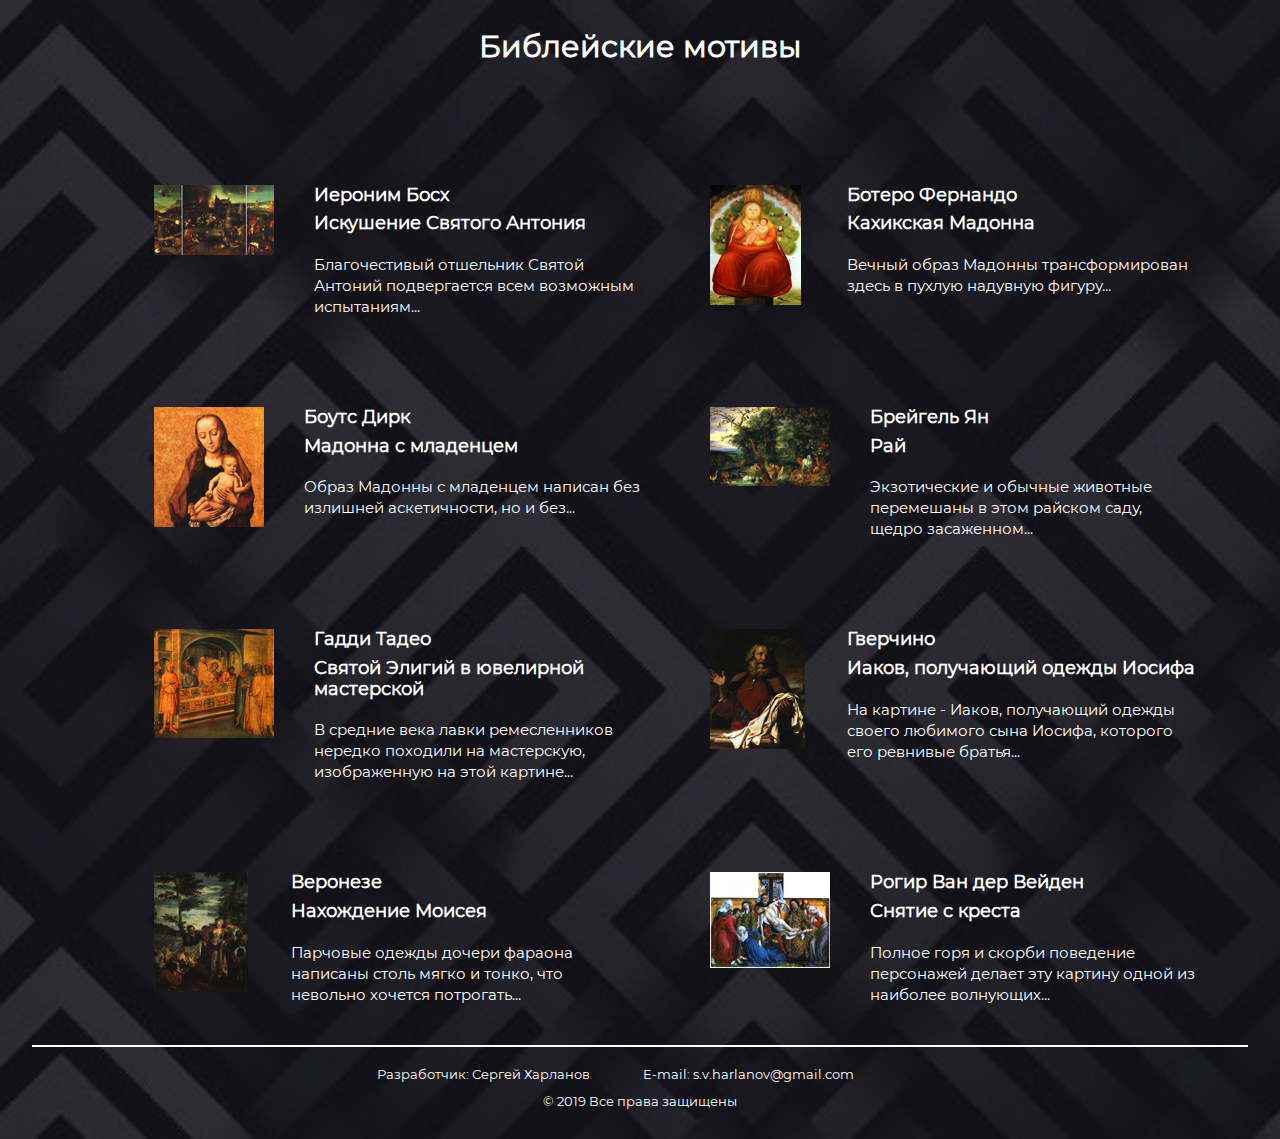
<file: index.html>
<!DOCTYPE html>
<html lang="ru">
<head>
	<meta charset="utf-8"/>
	<meta name="keywords" content="картинная галерея, библейские мотивы, Харланов Сергей,Иероним Босх, Ботеро Фернандо, Боутс Дирк, Брейгель Ян, Гадди Тадео, Гверчино, Веронезе, Рогир Ван дер Вейден"/>
	<link rel="stylesheet" type="text/css" href="css/main.css"/>
	<link rel="stylesheet" type="text/css" href="css/normalize.css"/>
	<title>Картинная галерея</title>
</head>
<body>
	
	<!-- Заголовок  -->
	<h1 class="title">Библейские мотивы</h1>
	
	<div class="container">
		

		<!-- Картины -->
		<div class="gallery">
		
			<!-- Картина 1 -->
			<div class="box">
				
				<!-- Фото --> 	
				
				<a href="first.html"><img width="120px" height="70px" src="img/preview/first.bmp" alt="Иероним Босх «Искушение Святого Антония»" title="Иероним Босх «Искушение Святого Антония»"/></a>		
				
					
				<!-- Описание -->
				<div class="box__text">
					<h2 class="box__text__name"><a href="first.html">Иероним Босх</a></h2>
					<h3 class="box__text__title"><a href="first.html">Искушение Святого Антония</a></h3>
					<p class="box__text__description"><a href="first.html">Благочестивый отшельник Святой Антоний подвергается всем возможным испытаниям...</a></p>
				</div>

			</div>


			<!-- Картина 2 -->
			<div class="box">
				
				<!-- Фото -->
				
				<a href="second.html"><img width="91px" height="120px" src="img/preview/second.bmp" alt="Ботеро Фернандо «Кахикская Мадонна»" title="Ботеро Фернандо «Кахикская Мадонна»"/></a>
				

				<!-- Описание -->
				<div class="box__text">
					<h2 class="box__text__name"><a href="second.html">Ботеро Фернандо</a></h2>
					<h3 class="box__text__title"><a href="second.html">Кахикская Мадонна</a></h3>
					<p><a class="box__text__description" href="second.html">Вечный образ Мадонны трансформирован здесь в пухлую надувную фигуру...</a></p>
				</div>
			</div>

			
			<!-- Картина 3 -->
			<div class="box">
				
				<!-- Фото -->
				
				<a href="third.html"><img width="110px" height="120px" src="img/preview/third.bmp" alt="Боутс Дирк «Мадонна с младенцем»" title="Боутс Дирк «Мадонна с младенцем»"/></a>
				
				
				<!-- Описание -->
				<div class="box__text">
					<h2 class="box__text__name"><a href="third.html">Боутс Дирк</a></h2>
					<h3 class="box__text__title"><a href="third.html">Мадонна с младенцем</a></h3>
					<p><a class="box__text__description" href="third.html">Образ Мадонны с младенцем написан без излишней аскетичности, но и без...</a></p>
				</div>
			</div>


			<!-- Картина 4 -->
			<div class="box">
				
				<!-- Фото -->
				
				<a href="fourth.html"><img width="120px" height="79px" src="img/preview/fourth.bmp" alt="Брейгель Ян «Рай»" title="Брейгель Ян «Рай»"/></a>
	

				<!-- Описание -->
				<div class="box__text">
					<h2 class="box__text__name"><a href="fourth.html">Брейгель Ян</a></h2>
					<h3 class="box__text__title"><a href="fourth.html">Рай</a></h3>
					<p><a class="box__text__description" href="fourth.html">Экзотические и обычные животные перемешаны в этом райском саду, щедро засаженном...</a></p>
				</div>
			</div>


			<!-- Картина 5 -->
			<div class="box">
				
				<!-- Фото -->	

				<a href="fifth.html"><img width="120px" height="109px" src="img/preview/fifth.bmp" alt="Гадди Тадео «Святой Элигий в ювелирной мастерской»" title="Гадди Тадео «Святой Элигий в ювелирной мастерской»"/></a>
	

				<!-- Описание -->
				<div class="box__text">
					<h2 class="box__text__name"><a href="fifth.html">Гадди Тадео</a></h2>
					<h3 class="box__text__title"><a href="fifth.html">Святой Элигий в ювелирной мастерской</a></h3>
					<p><a class="box__text__description" href="fifth.html">В средние века лавки ремесленников нередко походили на мастерскую, изображенную на этой картине...</a></p>
				</div>
			</div>


			<!-- Картина 6 -->
			<div class="box">
				
				<!-- Фото -->
				
				<a href="sixth.html"><img width="95px" height="120px" src="img/preview/sixth.bmp" alt="Гверчино «Иаков, получающий одежды Иосифа»" title="Гверчино «Иаков, получающий одежды Иосифа»"/></a>
				

				<!-- Описание -->
				<div class="box__text">
					<h2 class="box__text__name"><a href="sixth.html">Гверчино</a></h2>
					<h3 class="box__text__title"><a href="sixth.html">Иаков, получающий одежды Иосифа</a></h3>
					<p><a class="box__text__description" href="sixth.html">На картине - Иаков, получающий одежды своего любимого сына Иосифа, которого его ревнивые братья...</a></p>
				</div>
			</div>


			<!-- Картина 7 -->
			<div class="box">
				
				<!-- Фото -->
				
				<a href="seventh.html"><img width="94px" height="120px" src="img/preview/seventh.bmp" alt="Веронезе «Нахождение Моисея»" title="Веронезе «Нахождение Моисея»"/></a>
				

				<!-- Описание -->
				<div class="box__text">
					<h2 class="box__text__name"><a href="seventh.html">Веронезе</a></h2>
					<h3 class="box__text__title"><a href="seventh.html">Нахождение Моисея</a></h3>
					<p><a class="box__text__description" href="seventh.html">Парчовые одежды дочери фараона написаны столь мягко и тонко, что невольно хочется потрогать...</a></p>
				</div>
			</div>


			<!-- Картина 8 -->
			<div class="box">
				
				<!-- Фото -->
				
				<a href="eigth.html"><img width="120px" height="96px" src="img/preview/eigth.bmp" alt="Рогир Ван дер Вейден «Снятие с креста»" title="Рогир Ван дер Вейден «Снятие с креста»"/></a>
				

				<!-- Описание -->
				<div class="box__text">
					<h2 class="box__text__name"><a href="eigth.html">Рогир Ван дер Вейден</a></h2>
					<h3 class="box__text__title"><a href="eigth.html">Снятие с креста</a></h3>
					<p><a class="box__text__description" href="eigth.html">Полное горя и скорби поведение персонажей делает эту картину одной из наиболее волнующих...</a></p>
				</div>
			</div>
			
		</div>
	</div>

	<!-- Подвал -->
	<footer>
		<span>Разработчик: Сергей Харланов</span>
		<span>E-mail: <a href="mailto:s.v.harlanov@gmail.com">s.v.harlanov@gmail.com</a></span>
		<p>&copy; 2019 Все права защищены</p>
	</footer>

</body>
</html>
</file>
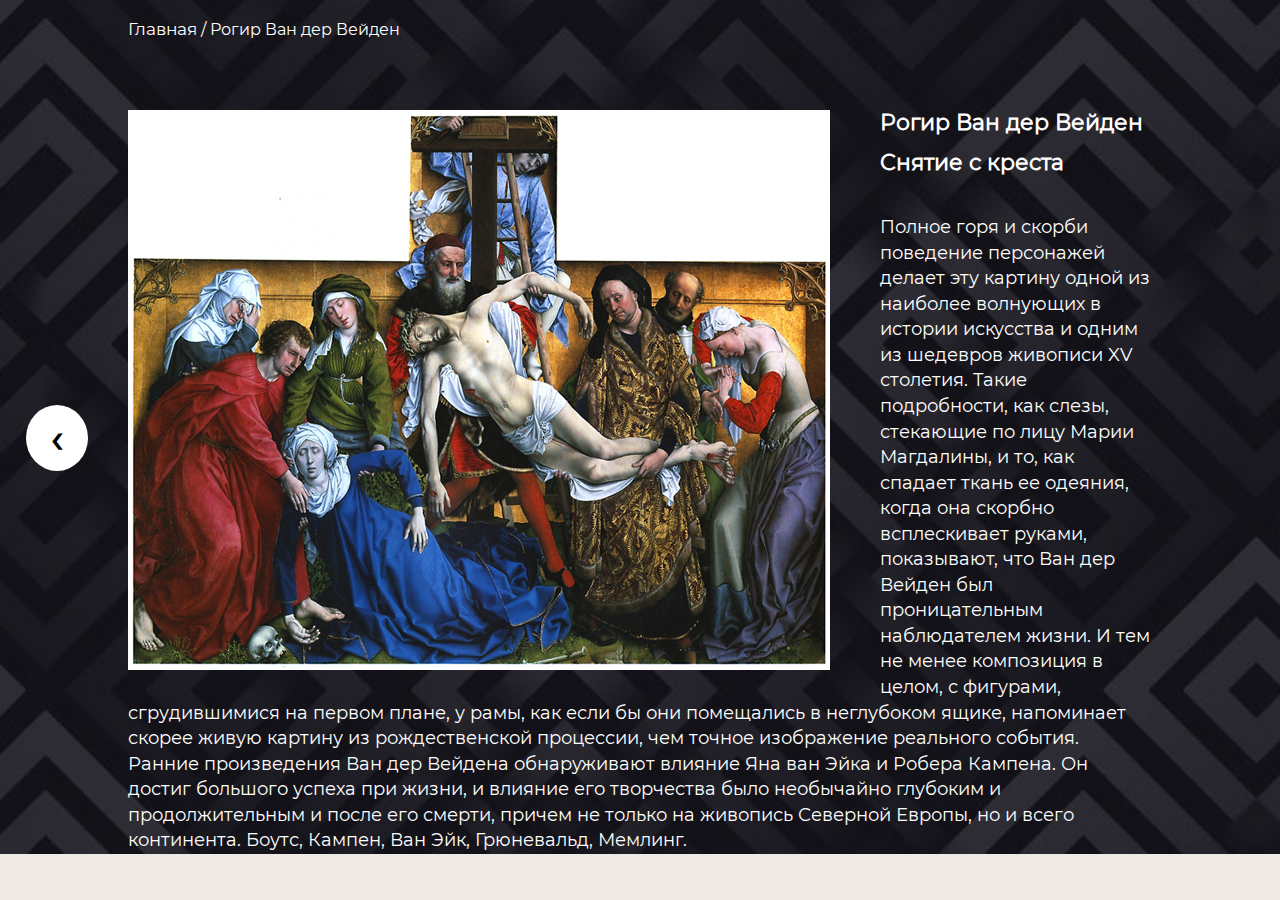
<file: eigth.html>
<!DOCTYPE html>
<html>
<head>
	<meta charset="utf-8">
	<meta name="keywords" content="картинная галерея, Харланов Сергей, Рогир Ван дер Вейден, Снятие с креста">
	<link rel="stylesheet" type="text/css" href="css/style.css">
	<link rel="stylesheet" type="text/css" href="css/normalize.css">
	<title>Рогир Ван дер Вейден</title>
</head>
<body>
	<div class="container">
		
		<!-- Навигация -->
		<nav>
			<a href="index.html" class="link">Главная</a>
			<a> / Рогир Ван дер Вейден</a>
		</nav>

		<!-- Фото картины -->
		<div class="photo">
			
			<img width="702px" height="560px" src="img/big/eigth.jpg" alt="Рогир Ван дер Вейден «Снятие с креста»" title="Рогир Ван дер Вейден «Снятие с креста»">
			
			<div id="clearfloat"></div><!-- Сброс float -->
			
			<a class="link__previous" href="seventh.html">&#8249;</a>
		</div>
		
		<!-- Описание картины  -->
		<div class="description">

			<h1 class="name">Рогир Ван дер Вейден</h1>
			<h2 class="title">Снятие с креста</h2>
			
			<p class="text">Полное горя и скорби поведение персонажей делает эту картину одной из наиболее волнующих в истории искусства и одним из шедевров живописи XV столетия. Такие подробности, как слезы, стекающие по лицу Марии Магдалины, и то, как спадает ткань ее одеяния, когда она скорбно всплескивает руками, показывают, что Ван дер Вейден был проницательным наблюдателем жизни. И тем не менее композиция в целом, с фигурами, сгрудившимися на первом плане, у рамы, как если бы они помещались в неглубоком ящике, напоминает скорее живую картину из рождественской процессии, чем точное изображение реального события. Ранние произведения Ван дер Вейдена обнаруживают влияние Яна ван Эйка и Робера Кампена. Он достиг большого успеха при жизни, и влияние его творчества было необычайно глубоким и продолжительным и после его смерти, причем не только на живопись Северной Европы, но и всего континента. Боутс, Кампен, Ван Эйк, Грюневальд, Мемлинг.</p>

		</div>

	</div>
</body>
</html>
</file>
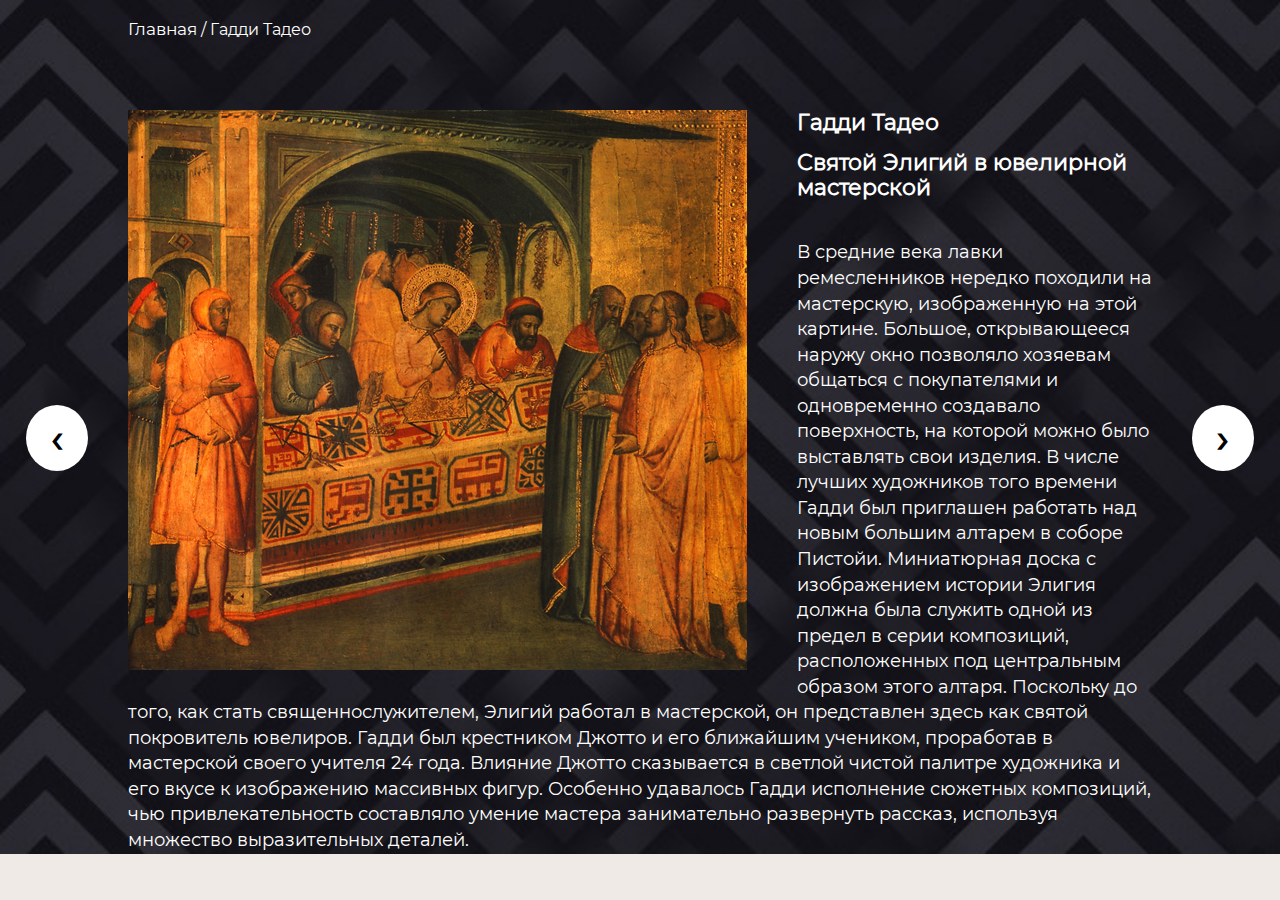
<file: fifth.html>
<!DOCTYPE html>
<html>
<head>
	<meta charset="utf-8">
	<meta name="keywords" content="картинная галерея, Харланов Сергей, Гадди Тадео, Святой Элигий в ювелирной мастерской">
	<link rel="stylesheet" type="text/css" href="css/style.css">
	<link rel="stylesheet" type="text/css" href="css/normalize.css">
	<title>Гадди Тадео</title>
</head>
<body>
	<div class="container">
		
		<!-- Навигация -->
		<nav>
			<a href="index.html" class="link">Главная</a>
			<a> / Гадди Тадео</a>
		</nav>

			<a class="link__previous" href="fourth.html">&#8249;</a>
			<a class="link__next" href="sixth.html">&#8250;</a>

		<!-- Фото картины -->
		<div class="photo">
			
			<img width="619px" height="560px" src="img/big/fifth.jpg" alt="Гадди Тадео «Святой Элигий в ювелирной мастерской»" title="Гадди Тадео «Святой Элигий в ювелирной мастерской»">
			
			<div id="clearfloat"></div><!-- Сброс float -->
			

		</div>
		
		<!-- Описание картины  -->
		<div class="description">

			<h1 class="name">Гадди Тадео</h1>
			<h2 class="title">Святой Элигий в ювелирной мастерской</h2>
			
			<p class="text">В средние века лавки ремесленников нередко походили на мастерскую, изображенную на этой картине. Большое, открывающееся наружу окно позволяло хозяевам общаться с покупателями и одновременно создавало поверхность, на которой можно было выставлять свои изделия. В числе лучших художников того времени Гадди был приглашен работать над новым большим алтарем в соборе Пистойи. Миниатюрная доска с изображением истории Элигия должна была служить одной из предел в серии композиций, расположенных под центральным образом этого алтаря. Поскольку до того, как стать священнослужителем, Элигий работал в мастерской, он представлен здесь как святой покровитель ювелиров. Гадди был крестником Джотто и его ближайшим учеником, проработав в мастерской своего учителя 24 года. Влияние Джотто сказывается в светлой чистой палитре художника и его вкусе к изображению массивных фигур. Особенно удавалось Гадди исполнение сюжетных композиций, чью привлекательность составляло умение мастера занимательно развернуть рассказ, используя множество выразительных деталей.</p>

		</div>

	</div>
</body>
</html>
</file>
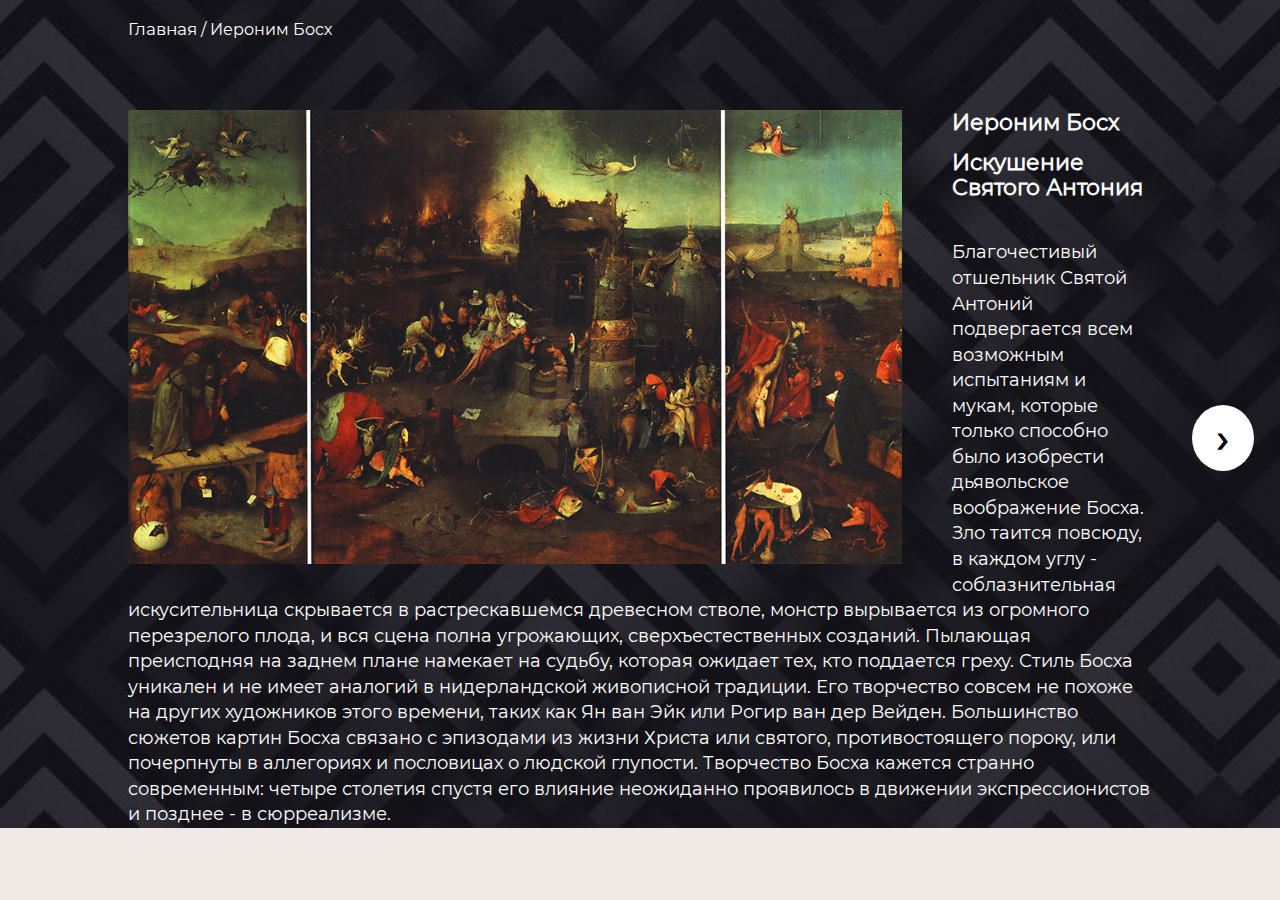
<file: first.html>
<!DOCTYPE html>
<html>
<head>
	<meta charset="utf-8">
	<meta name="keywords" content="картинная галерея, Харланов Сергей, Иероним Босх, Искушение Святого Антония»">
	<link rel="stylesheet" type="text/css" href="css/style.css">
	<link rel="stylesheet" type="text/css" href="css/normalize.css">
	<title>Иероним Босх</title>
</head>
<body>
	<div class="container">
		
		<!-- Навигация -->
		<nav>
			<a href="index.html" class="link">Главная</a>
			<a> / Иероним Босх</a>
		</nav>

		<!-- Фото картины -->
		<div class="photo">
			<img width="774px" height="454px" src="img/big/first.jpg" alt="Иероним Босх «Искушение Святого Антония»" title="Иероним Босх «Искушение Святого Антония»">
			
			<div id="clearfloat"></div><!-- Сброс float -->

			<a class="link__next" href="second.html">&#8250;</a>
		</div>
		
		<!-- Описание картины  -->
		<div class="description">

			<h1 class="name">Иероним Босх</h1>
			<h2 class="title">Искушение Святого Антония</h2>
			
			<p class="text">Благочестивый отшельник Святой Антоний подвергается всем возможным испытаниям и мукам, которые только способно было изобрести дьявольское воображение Босха. Зло таится повсюду, в каждом углу - соблазнительная искусительница скрывается в растрескавшемся древесном стволе, монстр вырывается из огромного перезрелого плода, и вся сцена полна угрожающих, сверхъестественных созданий. Пылающая преисподняя на заднем плане намекает на судьбу, которая ожидает тех, кто поддается греху. Стиль Босха уникален и не имеет аналогий в нидерландской живописной традиции. Его творчество совсем не похоже на других художников этого времени, таких как Ян ван Эйк или Рогир ван дер Вейден. Большинство сюжетов картин Босха связано с эпизодами из жизни Христа или святого, противостоящего пороку, или почерпнуты в аллегориях и пословицах о людской глупости. Творчество Босха кажется странно современным: четыре столетия спустя его влияние неожиданно проявилось в движении экспрессионистов и позднее - в сюрреализме.
			</p>

		</div>

	</div>
</body>
</html>
</file>
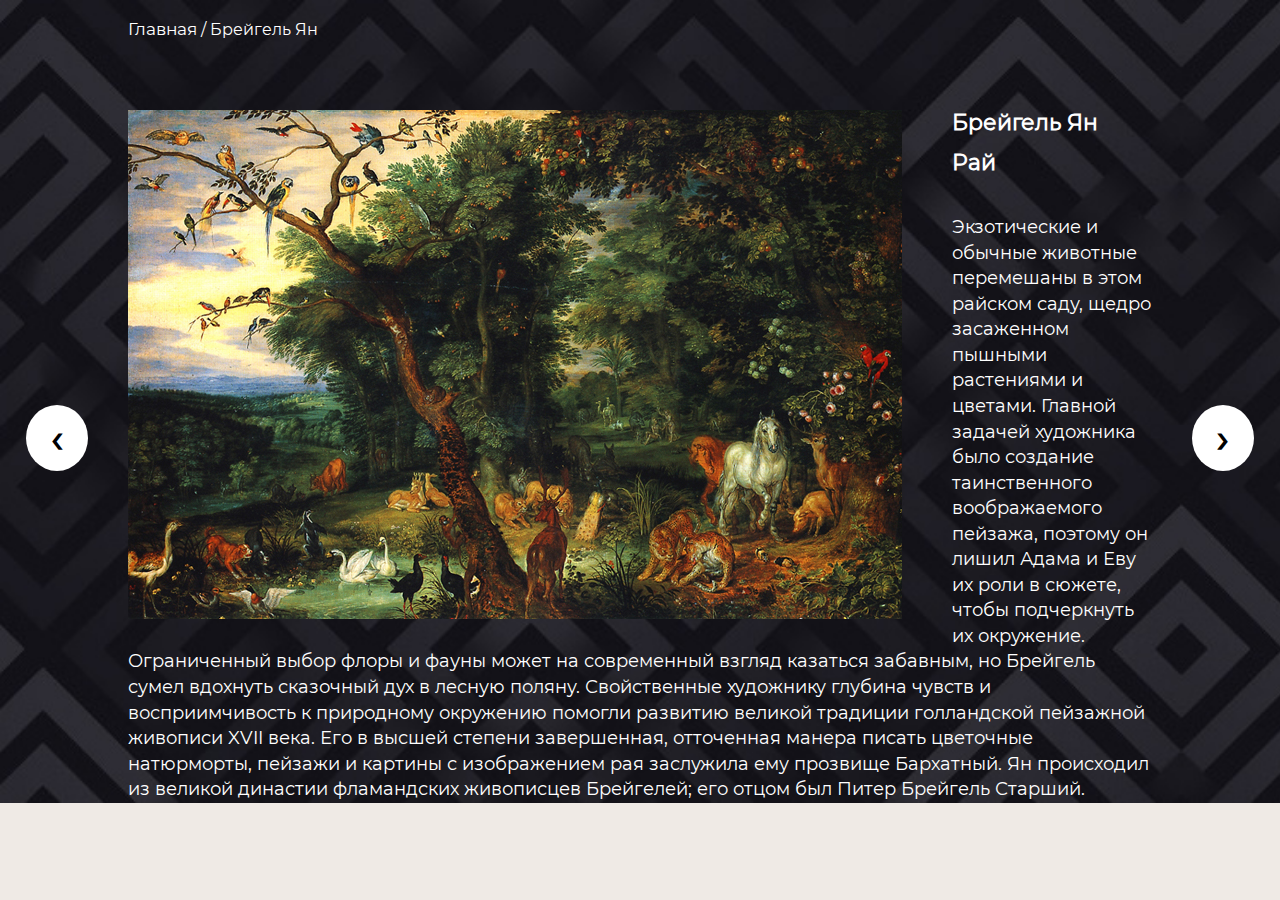
<file: fourth.html>
<!DOCTYPE html>
<html>
<head>
	<meta charset="utf-8">
	<meta name="keywords" content="картинная галерея, Харланов Сергей, Брейгель Ян, Рай">
	<link rel="stylesheet" type="text/css" href="css/style.css">
	<link rel="stylesheet" type="text/css" href="css/normalize.css">
	<title>Брейгель Ян</title>
</head>
<body>
	<div class="container">
		
		<!-- Навигация -->
		<nav>
			<a href="index.html" class="link">Главная</a>
			<a> / Брейгель Ян</a>
		</nav>

		<!-- Фото картины -->
		<div class="photo">
			
			<img width="774px" height="509px" src="img/big/fourth.jpg" alt="Брейгель Ян «Рай»" title="Брейгель Ян «Рай»">
			
			<div id="clearfloat"></div><!-- Сброс float -->
			
			<a class="link__previous" href="third.html">&#8249;</a>
			<a class="link__next" href="fifth.html">&#8250;</a>
		</div>
		
		<!-- Описание картины  -->
		<div class="description">

			<h1 class="name">Брейгель Ян</h1>
			<h2 class="title">Рай</h2>
			
			<p class="text">Экзотические и обычные животные перемешаны в этом райском саду, щедро засаженном пышными растениями и цветами. Главной задачей художника было создание таинственного воображаемого пейзажа, поэтому он лишил Адама и Еву их роли в сюжете, чтобы подчеркнуть их окружение. Ограниченный выбор флоры и фауны может на современный взгляд казаться забавным, но Брейгель сумел вдохнуть сказочный дух в лесную поляну. Свойственные художнику глубина чувств и восприимчивость к природному окружению помогли развитию великой традиции голландской пейзажной живописи XVII века. Его в высшей степени завершенная, отточенная манера писать цветочные натюрморты, пейзажи и картины с изображением рая заслужила ему прозвище Бархатный. Ян происходил из великой династии фламандских живописцев Брейгелей; его отцом был Питер Брейгель Старший.</p>

		</div>

	</div>
</body>
</html>
</file>
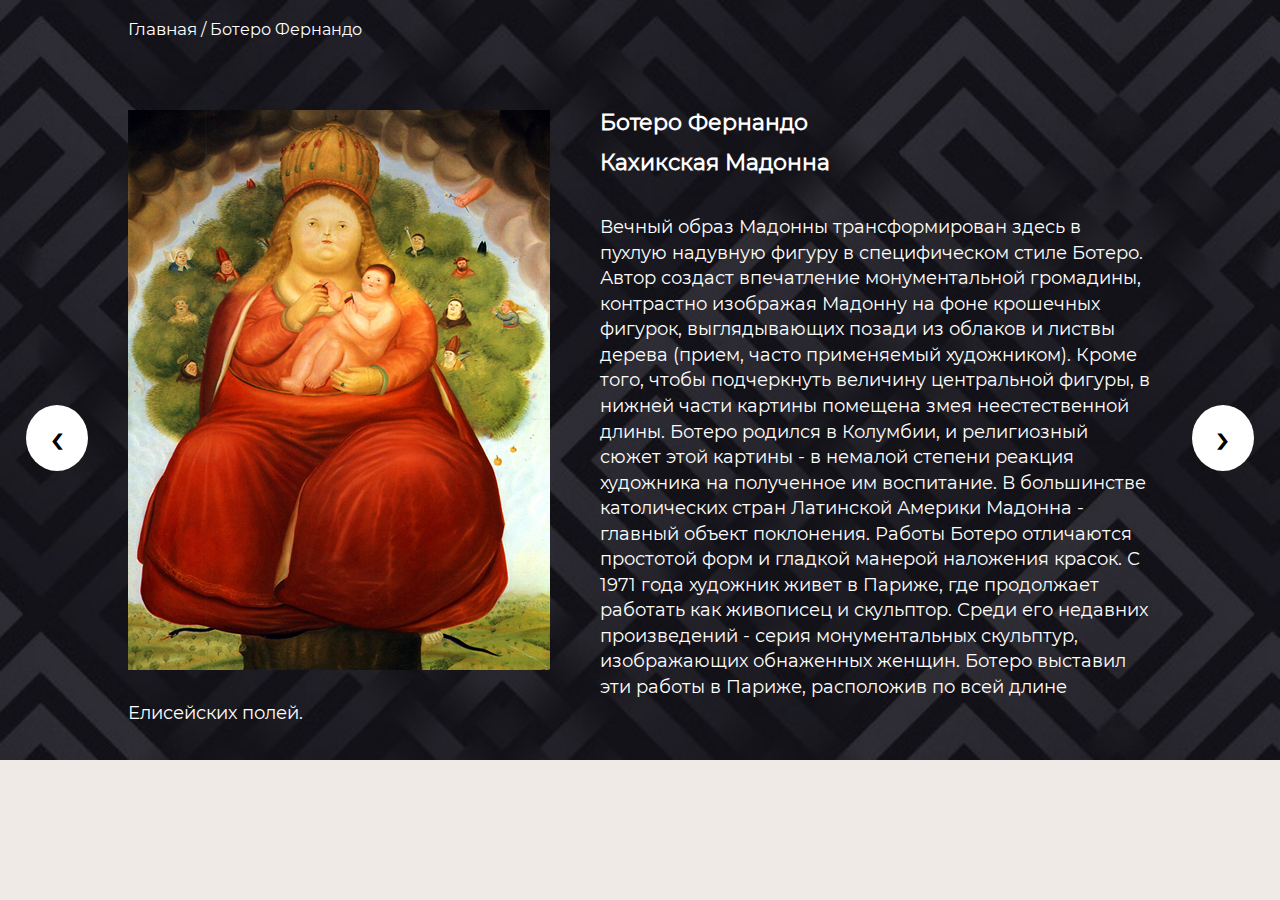
<file: second.html>
<!DOCTYPE html>
<html>
<head>
	<meta charset="utf-8">
	<meta name="keywords" content="картинная галерея, Харланов Сергей, Ботеро Фернандо, Кахикская Мадонна">
	<link rel="stylesheet" type="text/css" href="css/style.css">
	<link rel="stylesheet" type="text/css" href="css/normalize.css">
	<title>Ботеро Фернандо</title>
</head>
<body>
	<div class="container">
		
		<!-- Навигация -->
		<nav>
			<a href="index.html" class="link">Главная</a>
			<a> / Ботеро Фернандо</a>
		</nav>

		<!-- Фото картины -->
		<div class="photo">	
			<img width="422px" height="560px" src="img/big/second.jpg" alt="Ботеро Фернандо «Кахикская Мадонна»" title="Ботеро Фернандо «Кахикская Мадонна»">
			
			<div id="clearfloat"></div><!-- Сброс float -->
			
			<a class="link__previous" href="first.html">&#8249;</a>
			<a class="link__next" href="third.html">&#8250;</a>
		</div>
		
		<!-- Описание картины  -->
		<div class="description">

			<h1 class="name">Ботеро Фернандо</h1>
			<h2 class="title">Кахикская Мадонна</h2>
			
			<p class="text">Вечный образ Мадонны трансформирован здесь в пухлую надувную фигуру в специфическом стиле Ботеро. Автор создаст впечатление монументальной громадины, контрастно изображая Мадонну на фоне крошечных фигурок, выглядывающих позади из облаков и листвы дерева (прием, часто применяемый художником). Кроме того, чтобы подчеркнуть величину центральной фигуры, в нижней части картины помещена змея неестественной длины. Ботеро родился в Колумбии, и религиозный сюжет этой картины - в немалой степени реакция художника на полученное им воспитание. В большинстве католических стран Латинской Америки Мадонна - главный объект поклонения. Работы Ботеро отличаются простотой форм и гладкой манерой наложения красок. С 1971 года художник живет в Париже, где продолжает работать как живописец и скульптор. Среди его недавних произведений - серия монументальных скульптур, изображающих обнаженных женщин. Ботеро выставил эти работы в Париже, расположив по всей длине Елисейских полей.</p>

		</div>

	</div>
</body>
</html>
</file>
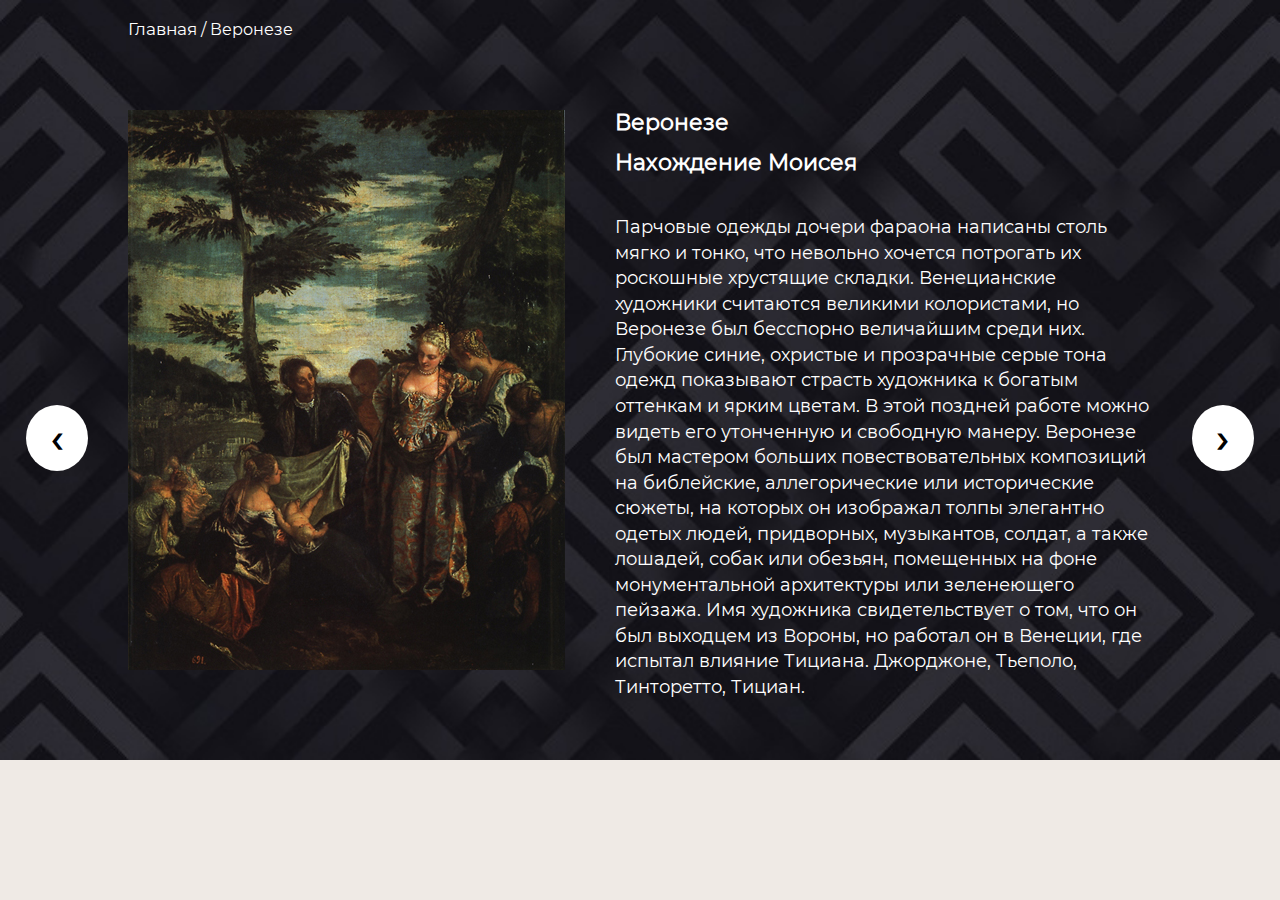
<file: seventh.html>
<!DOCTYPE html>
<html>
<head>
	<meta charset="utf-8">
	<meta name="keywords" content="картинная галерея, Харланов Сергей, Веронезе, Нахождение Моисея">
	<link rel="stylesheet" type="text/css" href="css/style.css">
	<link rel="stylesheet" type="text/css" href="css/normalize.css">
	<title>Веронезе</title>
</head>
<body>
	<div class="container">
	
		<!-- Навигация -->	
		<nav>
			<a href="index.html" class="link">Главная</a>
			<a> / Веронезе</a>
		</nav>

		<!-- Фото картины -->
		<div class="photo">
			
			<img width="437px" height="560px" src="img/big/seventh.jpg" alt="Веронезе «Нахождение Моисея»" title="Веронезе «Нахождение Моисея»">
			
			<div id="clearfloat"></div><!-- Сброс float -->
			
			<a class="link__previous" href="sixth.html">&#8249;</a>
			<a class="link__next" href="eigth.html">&#8250;</a>
		</div>
		
		<!-- Описание картины  -->
		<div class="description">

			<h1 class="name">Веронезе</h1>
			<h2 class="title">Нахождение Моисея</h2>
			
			<p class="text">Парчовые одежды дочери фараона написаны столь мягко и тонко, что невольно хочется потрогать их роскошные хрустящие складки. Венецианские художники считаются великими колористами, но Веронезе был бесспорно величайшим среди них. Глубокие синие, охристые и прозрачные серые тона одежд показывают страсть художника к богатым оттенкам и ярким цветам. В этой поздней работе можно видеть его утонченную и свободную манеру. Веронезе был мастером больших повествовательных композиций на библейские, аллегорические или исторические сюжеты, на которых он изображал толпы элегантно одетых людей, придворных, музыкантов, солдат, а также лошадей, собак или обезьян, помещенных на фоне монументальной архитектуры или зеленеющего пейзажа. Имя художника свидетельствует о том, что он был выходцем из Вороны, но работал он в Венеции, где испытал влияние Тициана. Джорджоне, Тьеполо, Тинторетто, Тициан.</p>

		</div>

	</div>
</body>
</html>
</file>
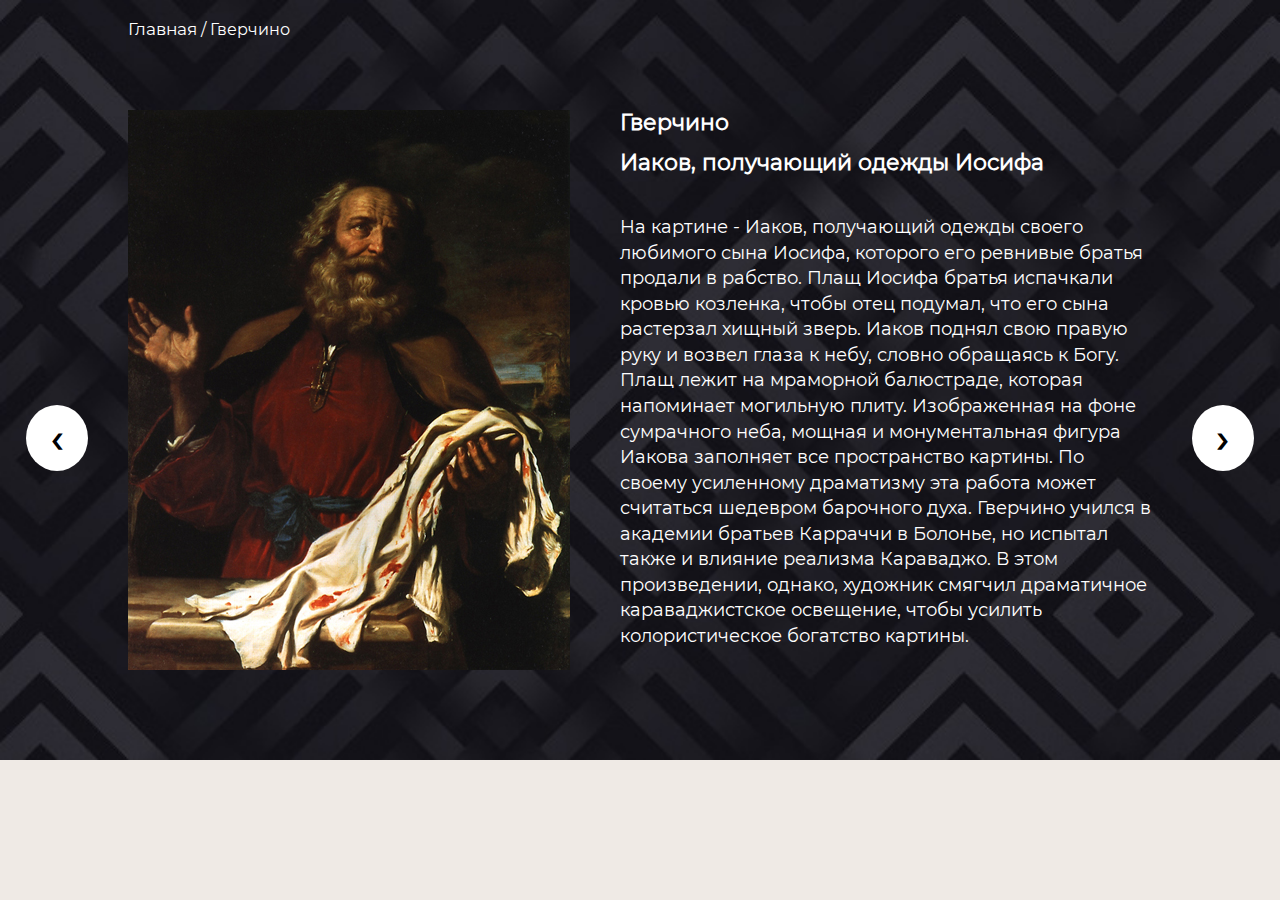
<file: sixth.html>
<!DOCTYPE html>
<html>
<head>
	<meta charset="utf-8">
	<meta name="keywords" content="картинная галерея, Харланов Сергей, Гверчино, Иаков получающий одежды Иосифа">
	<link rel="stylesheet" type="text/css" href="css/style.css">
	<link rel="stylesheet" type="text/css" href="css/normalize.css">
	<title>Гверчино</title>
</head>
<body>
	<div class="container">
		
		<!-- Навигация -->
		<nav>
			<a href="index.html" class="link">Главная</a>
			<a> / Гверчино</a>
		</nav>

		<!-- Фото картины -->
		<div class="photo">
			
			<img width="442px" height="560px" src="img/big/sixth.jpg" alt="Гверчино «Иаков, получающий одежды Иосифа»" title="Гверчино «Иаков, получающий одежды Иосифа»">
			
			<div id="clearfloat"></div><!-- Сброс float -->
			
			<a class="link__previous" href="fifth.html">&#8249;</a>
			<a class="link__next" href="seventh.html">&#8250;</a>
		</div>
		
		<!-- Описание картины  -->
		<div class="description">

			<h1 class="name">Гверчино</h1>
			<h2 class="title">Иаков, получающий одежды Иосифа</h2>
			
			<p class="text">На картине - Иаков, получающий одежды своего любимого сына Иосифа, которого его ревнивые братья продали в рабство. Плащ Иосифа братья испачкали кровью козленка, чтобы отец подумал, что его сына растерзал хищный зверь. Иаков поднял свою правую руку и возвел глаза к небу, словно обращаясь к Богу. Плащ лежит на мраморной балюстраде, которая напоминает могильную плиту. Изображенная на фоне сумрачного неба, мощная и монументальная фигура Иакова заполняет все пространство картины. По своему усиленному драматизму эта работа может считаться шедевром барочного духа. Гверчино учился в академии братьев Карраччи в Болонье, но испытал также и влияние реализма Караваджо. В этом произведении, однако, художник смягчил драматичное караваджистское освещение, чтобы усилить колористическое богатство картины.</p>

		</div>

	</div>
</body>
</html>
</file>
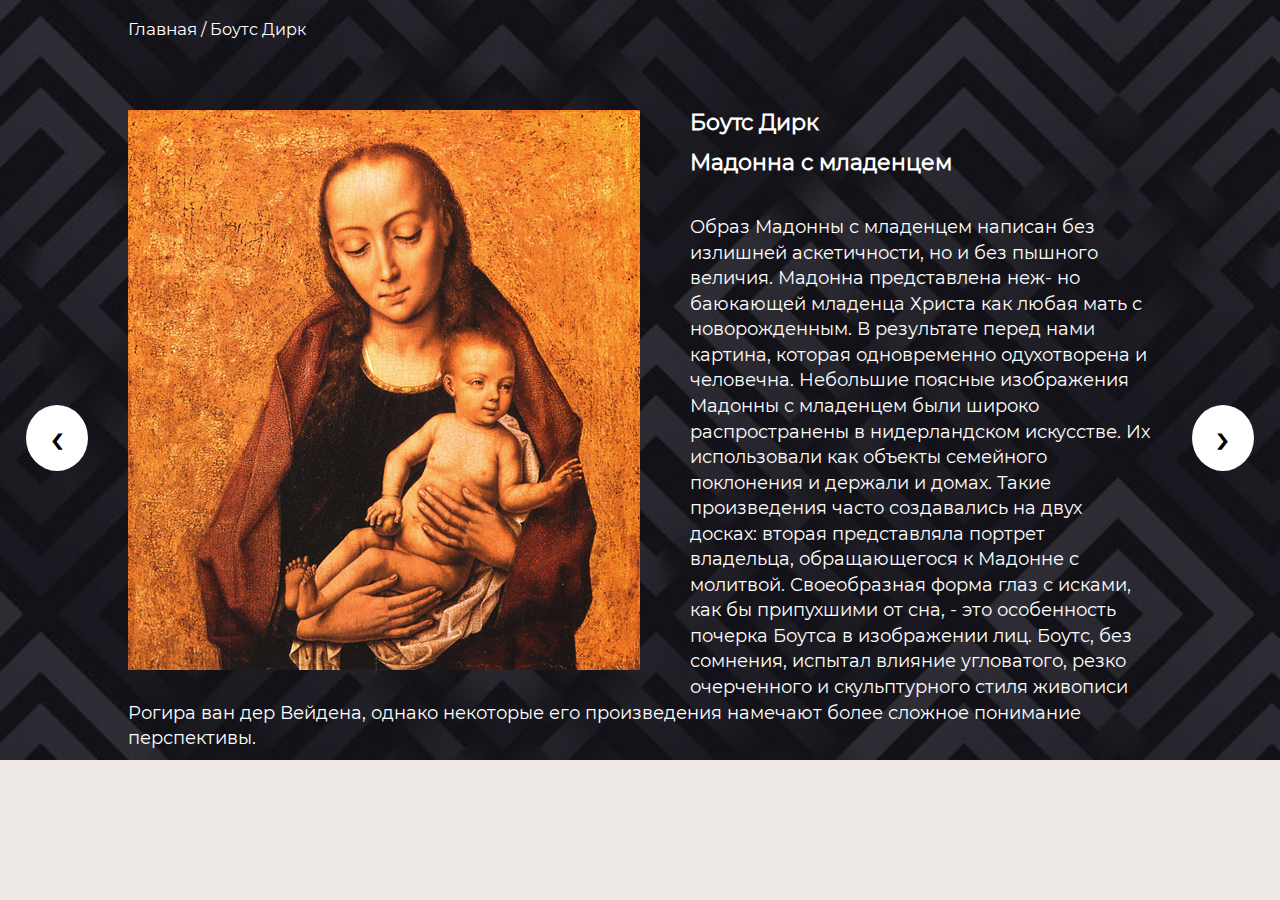
<file: third.html>
<!DOCTYPE html>
<html>
<head>
	<meta charset="utf-8">
	<meta name="keywords" content="картинная галерея, Харланов Сергей, Боутс Дирк, Мадонна с младенцем">
	<link rel="stylesheet" type="text/css" href="css/style.css">
	<link rel="stylesheet" type="text/css" href="css/normalize.css">
	<title>Боутс Дирк</title>
</head>
<body>
	<div class="container">
		
		<!-- Навигация -->
		<nav>
			<a href="index.html" class="link">Главная</a>
			<a> / Боутс Дирк</a>
		</nav>

		<!-- Фото картины -->
		<div class="photo">
			
			<img width="512px" height="560px" src="img/big/third.jpg" alt="Боутс Дирк «Мадонна с младенцем»" title="Боутс Дирк «Мадонна с младенцем»">
			
			<div id="clearfloat"></div><!-- Сброс float -->
			
			<a class="link__previous" href="second.html">&#8249;</a>
			<a class="link__next" href="fourth.html">&#8250;</a>
		</div>
		
		<!-- Описание картины  -->
		<div class="description">

			<h1 class="name">Боутс Дирк</h1>
			<h2 class="title">Мадонна с младенцем</h2>
			
			<p class="text">Образ Мадонны с младенцем написан без излишней аскетичности, но и без пышного величия. Мадонна представлена неж- но баюкающей младенца Христа как любая мать с новорожденным. В результате перед нами картина, которая одновременно одухотворена и человечна. Небольшие поясные изображения Мадонны с младенцем были широко распространены в нидерландском искусстве. Их использовали как объекты семейного поклонения и держали и домах. Такие произведения часто создавались на двух досках: вторая представляла портрет владельца, обращающегося к Мадонне с молитвой. Своеобразная форма глаз с исками, как бы припухшими от сна, - это особенность почерка Боутса в изображении лиц. Боутс, без сомнения, испытал влияние угловатого, резко очерченного и скульптурного стиля живописи Рогира ван дер Вейдена, однако некоторые его произведения намечают более сложное понимание перспективы.</p>

		</div>

	</div>
</body>
</html>
</file>
<file: css/main.css>
@font-face{
	font-family: 'Montserrat';
	src:url(../fonts/Montserrat-Bold.ttf);
	src:url(../fonts/Montserrat-SemiBold.ttf);
	src:url(../fonts/Montserrat-Medium.ttf);
	src:url(../fonts/Montserrat-Regular.ttf);
}

body{
	font-family: 'Montserrat', sans-serif;
	background-color: #efeae5;
	background-image: url(../img/bg.jpg);
	background-repeat: no-repeat;
	background-size: cover;
	color:#fff;
}

.container{
	width: 80%;
	margin: 0 auto;
}

.gallery{
	width: 95%;
	margin: 0 auto;
	display: grid;
	grid-template-columns: 50% 50%;
	grid-row-gap: 90px;
	grid-column-gap: 70px;
}

a{
	color: #fff;
	text-decoration: none;
}

a:hover{
	text-decoration: underline;	
}

img{
	display: block;
	transition: ease-out .3s;
}

img:hover{
	transform: scale(1.2);
}

.title{
	font-weight: 600;
	font-size: 30px;
	margin-top: 30px;
	margin-bottom: 120px;
	text-align: center;
}

.box{
	margin: 0 auto;
	display: grid;
	grid-template-columns: 1fr 4fr; 

}	

.box:nth-last-child(1),
.box:nth-last-child(2){
	margin-bottom: 0;
}

.box__text{
	margin-left: 40px;
}

.box__text__name{
	font-weight: 600;
	font-size: 18px;
	margin-bottom: 8px;
}

.box__text__title{
	font-weight:600;
	font-size: 18px; 
	margin-bottom: 20px;
}

.box__text__description{
	font-size: 15px;
	font-weight: 500;
	line-height: 1.4;
}

footer:before{
	content: '';
	display: block;
	height: 2px;
	width: 100%;
	background-color: #fff;
	margin-top: 40px;
	margin-bottom: 20px;
}

footer{
	width: 95%;
	margin: 0 auto;
	font-weight: 500;
	font-size: 13px;
	margin-bottom: 30px;
	text-align: center;	
}

footer span{
	margin-right: 50px;
}

footer p{
	margin-top: 12px;
}
</file>
<file: css/style.css>
@font-face{
	font-family: "Montserrat";
	src:url(../fonts/Montserrat-Bold.ttf);
	src:url(../fonts/Montserrat-SemiBold.ttf);
	src:url(../fonts/Montserrat-Medium.ttf);
	src:url(../fonts/Montserrat-Regular.ttf);
}

body{
	font-family: 'Montserrat', sans-serif;
	background-color: #efeae5;
	background-image: url(../img/bg.jpg);
	background-repeat: no-repeat;
	background-size: cover;
	color:#fff;
}

#clearfloat{
	clear: both;
}

.container{
	width: 80%;
	margin: 0 auto;
}

.link{
	color:#fff;
	text-decoration: none;
	font-weight: 500;
	font-size: 17px;
}

.link:hover{
	text-decoration: underline;
}

nav{
	margin-top: 20px;
	margin-bottom: 70px;
}

.photo{
	float: left;
	margin-right: 50px;
	margin-bottom: 15px;
}

img{
	display:block;
	margin: 0 auto;
}

.link__previous{
	cursor: pointer;
	text-decoration: none;
	background-color: #fff;
	padding: 10px 25px; 
	border-radius: 100%;
	color: #000;
	font-weight: bold;
	font-size: 40px;
	position: absolute;
	top: 45%;
	left: 2%;
}

.link__next{
	cursor: pointer;
	text-decoration: none;
	background-color: #fff;
	padding: 10px 25px; 
	border-radius: 100%;
	color: #000;
	font-weight: bold;
	font-size: 40px;
	position: absolute;	
	top: 45%;
	right:2%;
}

.link__previous:hover{
	opacity: 0.6;
}

.link__next:hover{
	opacity: .6;
}

.name{
	margin-bottom: 15px;
	font-weight: bold;
	font-size:22px ;
}

.title{
	margin-bottom: 40px;
	font-weight: bold;
	font-size:22px;
}

.text{
	font-weight: normal;
	font-size: 18px;
	line-height: 1.42;
}
</file>
